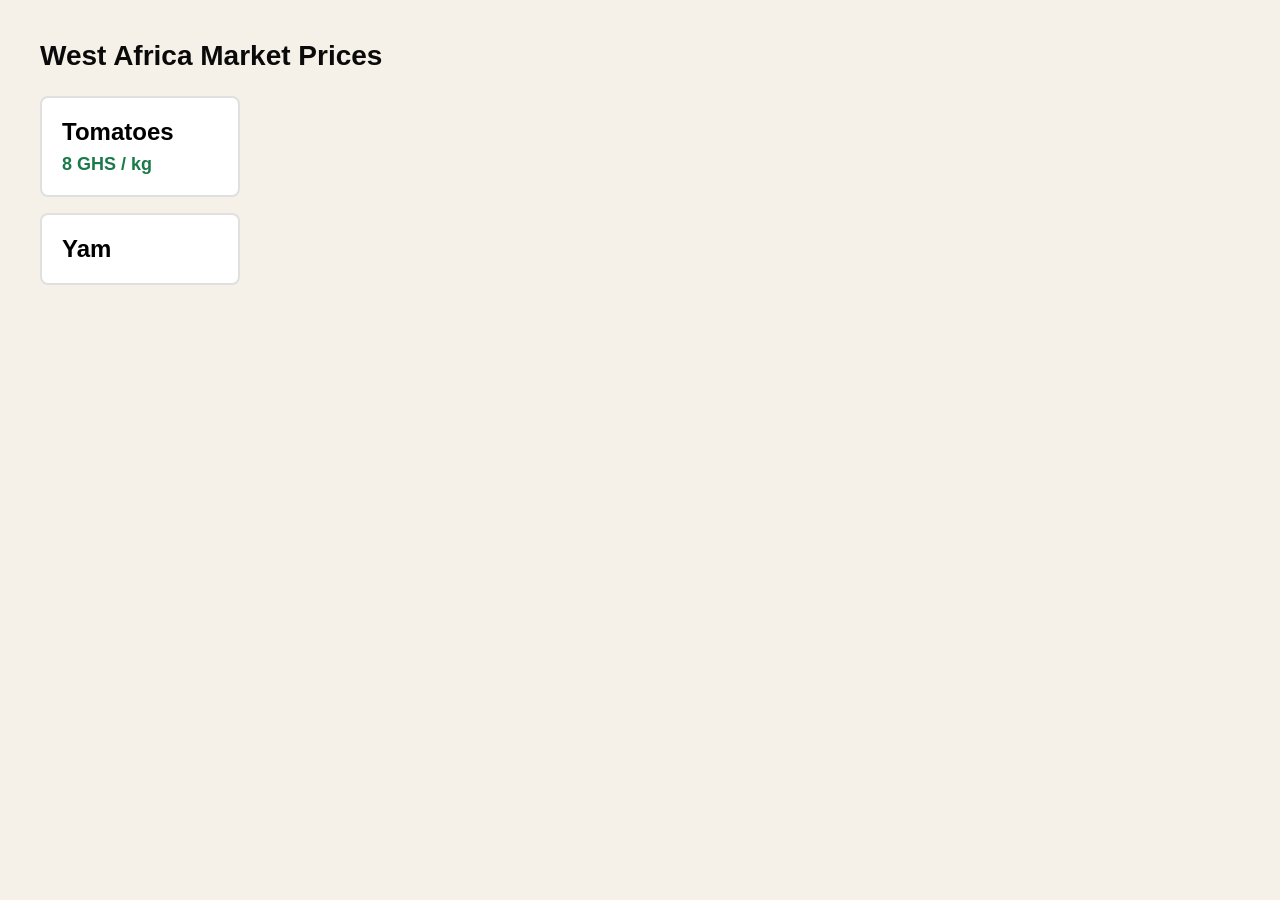
<file: week0/index.html>
<!DOCTYPE html>
<html lang="en">
<head>
    <meta charset="UTF-8">
    <meta name="viewport" content="width=device-width, initial-scale=1.0">
    <title>Week 1 Project : Market Price Ticker</title>
    
    <link rel="stylesheet" href="style.css">
</head>
<body>

    <h1>West Africa Market Prices</h1>

    <div class="card">

        <h2>Tomatoes</h2>
        <p class="price">8 GHS / kg</p>
    </div>

    <div class="card">
        <h2>Yam</h2>
    </div>
    
</body>
<script src="scriptP.js" ></script>
</html>
</file>
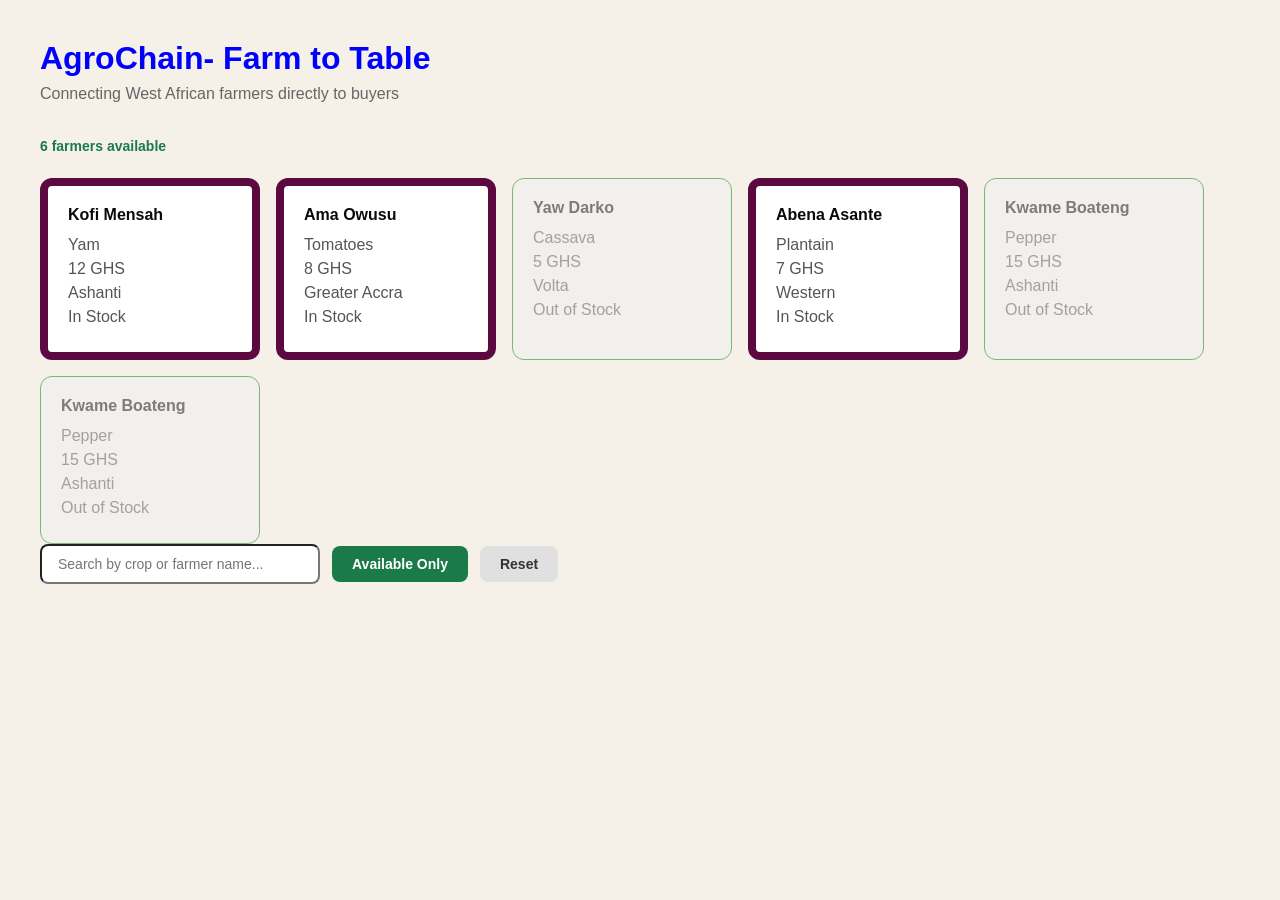
<file: week2/agrochain/index.html>
<!DOCTYPE html>
<html lang="en">
<head>
  <meta charset="UTF-8">
  <meta name="viewport" content="width=device-width, initial-scale=1.0">
  <title>AgroChain — Farm to Buyer</title>
  <link rel="stylesheet" href="style.css">
</head>
<body>

  <header>
    <h1>AgroChain</h1>
    <p>Connecting West African farmers directly to buyers</p>
  </header>

  <main>
    <div id="farmer-count"></div>
    <div id="listings-container"></div>

    <div id="controls">
      <input type="text" id="search" placeholder="Search by crop or farmer name..." />
      <button id="btn-available">Available Only</button>
      <button id="btn-reset">Reset</button>
    </div> 

  </main>

  <script src="script.js"></script>
</body>
</html>
</file>
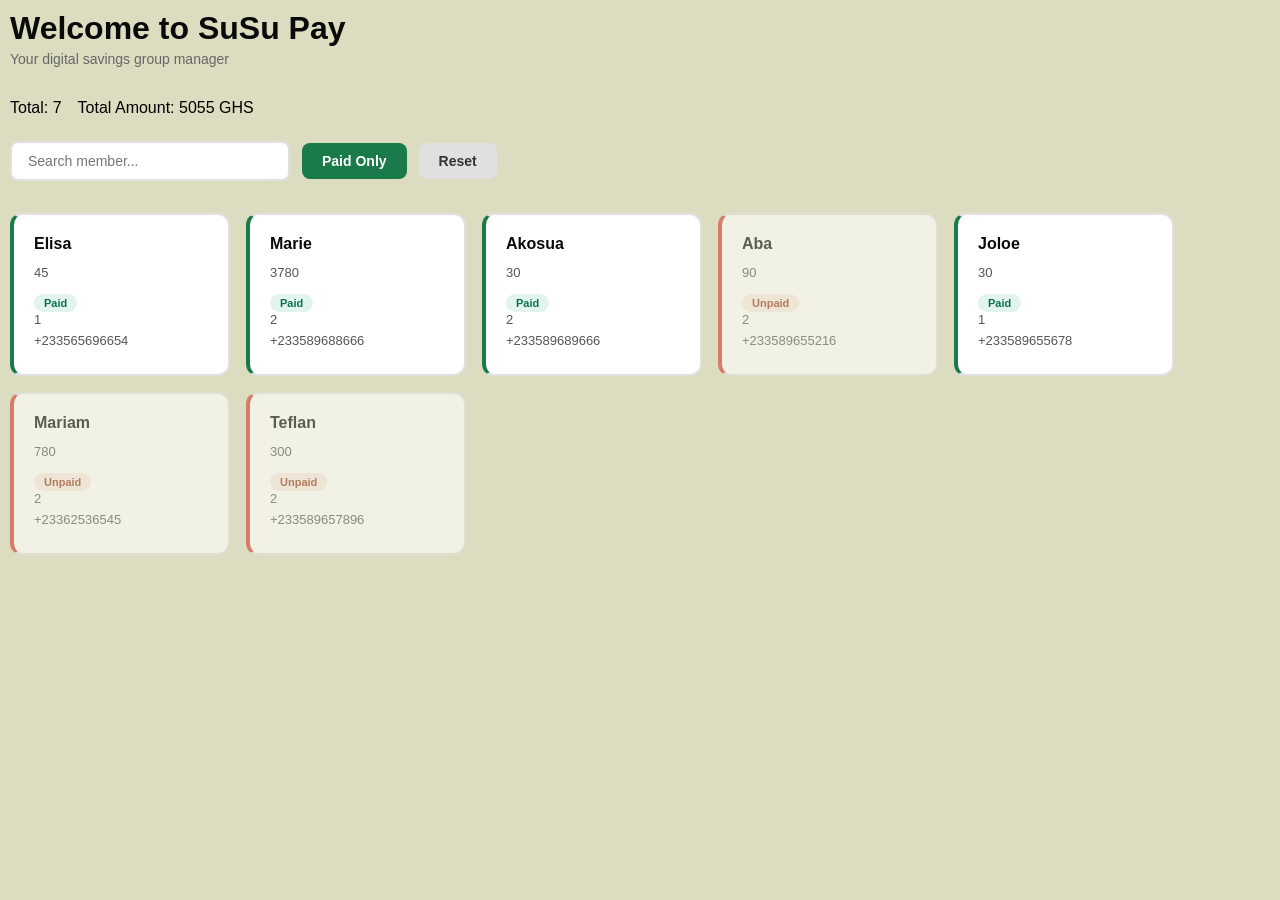
<file: week2/agrochain/susuPay/susu.html>
<!DOCTYPE html>
<html lang="en">
<head>
    <meta charset="UTF-8">
    <meta name="viewport" content="width=device-width, initial-scale=1.0">
    <title>SUSU PAY</title>
    <link rel="stylesheet" href="susu.css">
</head>
<body>

    <header>
        <h1>Welcome to SuSu Pay</h1>
        <p>Your digital savings group manager</p>
    </header>

    <main>
         <!-- DYNAMIC — JS will fill these with numbers -->
        <div id ='stats'>
            <div id = 'totalMembers'></div>
            <div id ='totalAmount'></div>
        </div>

 <!-- STATIC — controls never change structure -->
        <div id="controls">
            <input type="text" id="search" placeholder="Search member..."/>
            <button id="btn-paid">Paid Only</button>
            <button id="btn-reset">Reset</button>
        </div>

<!-- DYNAMIC — JS generates all cards here -->
        <div id="members-container">

        </div>

    </main>

    <footer>

    </footer>
    


    <script src="susu.js"></script>
</body>
</html>
</file>
<file: week0/style.css>
/* Universal box-sizing reset — sets all elements to include
   padding and border inside their width/height calculation */
* {
  box-sizing: border-box;
  margin: 0;
  padding: 0;
}

/* Body — the root element of your visible page */
body {
  background-color: #f5f0e8; /* background-color property */
  font-family: sans-serif;   /* font-family property */
  padding: 40px;             /* inner spacing — padding property */
}

/* Type selector — targets all h1 elements */
h1 {
  color: #0a0a0a;
  font-size: 28px;           /* font-size property */
  margin-bottom: 24px;       /* outer spacing below element */
}

/* Class selector — targets elements with class="card" */
.card {
  background-color: #ffffff;
  border: 2px solid #e0e0e0; /* border shorthand: width style color */
  border-radius: 8px;        /* rounds corners */
  padding: 20px;
  width: 200px;
  margin-bottom: 16px;       /* space between cards */
}

/* Class selector — targets elements with class="price" */
.price {
  color: #1a7a4a;
  font-weight: bold;
  font-size: 18px;
  margin-top: 8px;
}
</file>
<file: week2/agrochain/style.css>
*{
    box-sizing: border-box;
    margin: 0;
    padding:0;
}


body{
    background-color: #f5f0e8;
    font-family: sans-serif;
    padding: 40px;
}

header{
    margin-bottom: 35px
}

.card {
  background: white;
  border-radius: 12px;
  padding: 20px;
  width: 220px;
  border: 2px solid #e0e0e0; /* default border */
}

.out-of-stock {
  opacity: 0.5;
  background: #f0f0f0;
  border: 2px solid #ccc;
}

header h1{
    font-size: 32px;
    color:blue
}

header p {
    color:#666;
    margin-top: 8px
}


#farmer-count{
    font-size: 14px;
    color: #1a7a4a;
    font-weight: bold;
    margin-bottom: 24px;
}

#listings-container {
    display: flex;
    flex-wrap: wrap;
    gap: 16px;
}

.card{
border: 1px solid green;
}

.in-stock{
border: 8px solid rgb(93, 9, 65);
}

.card h2 {
    font-size: 16px;
    margin-bottom: 12px;
    color: #0a0a0a;
}


.card p{
    font-size: 16px;
    color: #555;
    margin-bottom: 6px;
}


#controls{
    display: flex;
    gap: 12px;
    margin-bottom: 24px;
    align-items: center;
}


#search{
padding: 10px 16px;
border-radius: 8px;
font-size: 14px;
width: 280px;
outline: none;
}

#search:focus {
  border-color: #1a7a4a;
}

button {
  padding: 10px 20px;
  border: none;
  border-radius: 8px;
  font-size: 14px;
  cursor: pointer;
  font-weight: bold;
}

#btn-available {
  background: #1a7a4a;
  color: white;
}

#btn-reset {
  background: #e0e0e0;
  color: #333;
}
</file>
<file: week2/agrochain/susuPay/susu.css>
*{
margin: 0;
padding: 0;
box-sizing: border-box;

}


body{
    background-color: rgb(220, 220, 192);
    padding: 10px;
    font-family: sans-serif;
}

/*Header */

header h1{
    font-size: 32px;
    color: #0a0a0a;
    margin-bottom: 4px;
}

header p{
    color: #666;
    font-size: 14px;
    margin-bottom: 32px;
}

#stats{
display: flex;
gap: 16px;
margin-bottom: 24px;
}

#member-count,
#total-amount {
  background: white;
  border: 0.5px solid #e0e0e0;
  border-radius: 8px;
  padding: 16px 24px;
  font-size: 14px;
  color: #555;
  font-weight: bold;
}

/* CONTROLS */
#controls {
  display: flex;
  gap: 12px;
  margin-bottom: 32px;
  align-items: center;
  flex-wrap: wrap;
}

#search {
  padding: 10px 16px;
  border: 2px solid #e0e0e0;
  border-radius: 8px;
  font-size: 14px;
  width: 280px;
  outline: none;
}

#search:focus {
  border-color: #1a7a4a;
}

button {
  padding: 10px 20px;
  border: none;
  border-radius: 8px;
  font-size: 14px;
  cursor: pointer;
  font-weight: bold;
}

#btn-paid {
  background: #1a7a4a;
  color: white;
}

#btn-reset {
  background: #e0e0e0;
  color: #333;
}

/* CARDS GRID */
#members-container {
  display: flex;
  flex-wrap: wrap;
  gap: 16px;
}

/* BASE CARD */
.card {
  background: white;
  border-radius: 12px;
  padding: 20px;
  width: 220px;
  border: 2px solid #e0e0e0;
}

.card h2 {
  font-size: 16px;
  margin-bottom: 12px;
  color: #0a0a0a;
}

.card p {
  font-size: 13px;
  color: #555;
  margin-bottom: 6px;
}

/* PAID — green left border */
.paid {
  border-left: 4px solid #1a7a4a;
}

/* UNPAID — faded, orange left border */
.unpaid {
  border-left: 4px solid #d63b2f;
  opacity: 0.6;
}

/* BADGE */
.badge {
  display: inline-block;
  font-size: 11px;
  padding: 3px 10px;
  border-radius: 20px;
  font-weight: bold;
  margin-top: 8px;
}

.badge-paid {
  background: #e1f5ee;
  color: #0f6e56;
}

.badge-unpaid {
  background: #faece7;
  color: #993c1d;
}

/* RESPONSIVE — mobile first */
@media (max-width: 600px) {
  body { padding: 20px; }
  .card { width: 100%; }
  #search { width: 100%; }
  #stats { flex-direction: column; }
}
</file>
